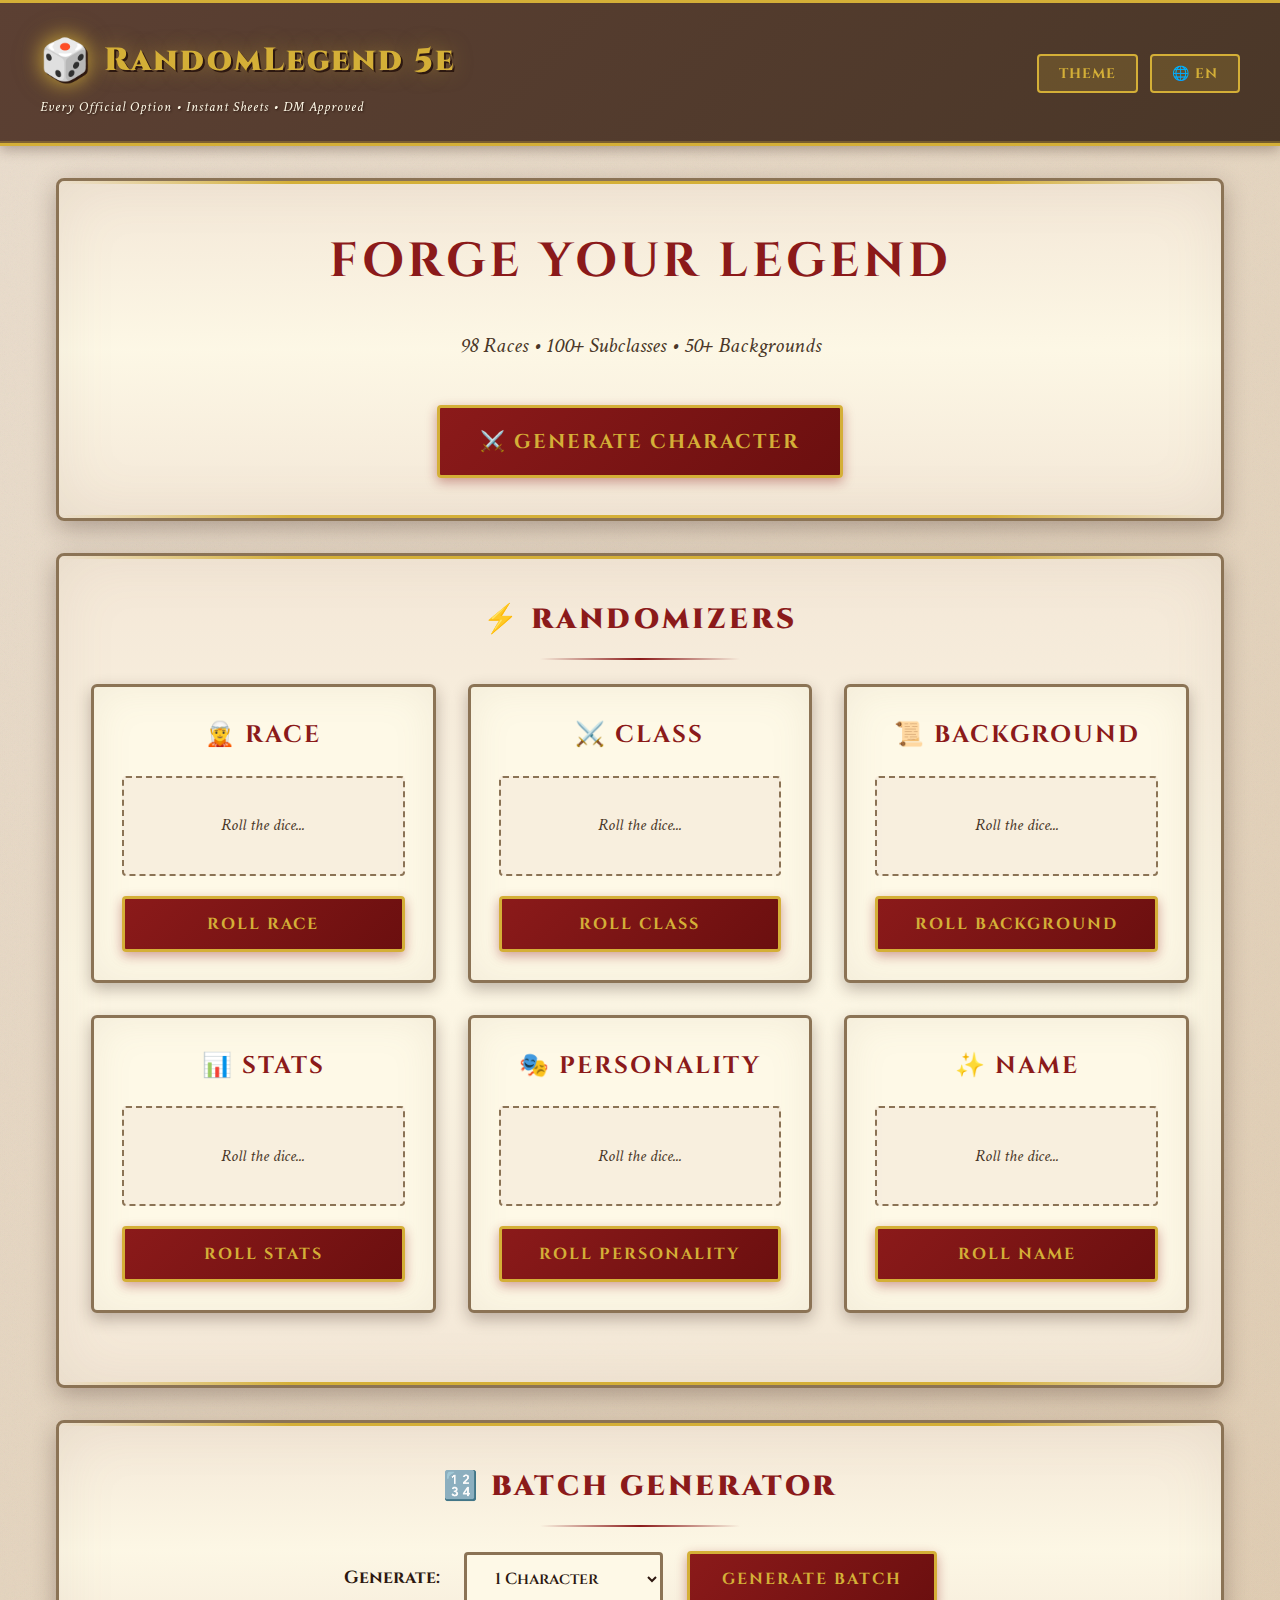
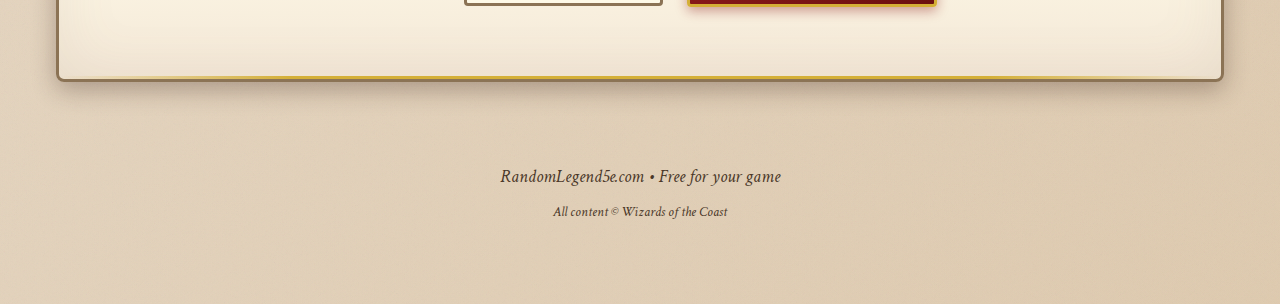
<file: index.html>
<!DOCTYPE html>
<html lang="en">
<head>
    <meta charset="UTF-8">
    <meta name="viewport" content="width=device-width, initial-scale=1.0, maximum-scale=1.0, user-scalable=no">
    
    <!-- iOS PWA Support -->
    <meta name="apple-mobile-web-app-capable" content="yes">
    <meta name="apple-mobile-web-app-status-bar-style" content="black-translucent">
    <meta name="apple-mobile-web-app-title" content="RandomLegend 5e">
    <link rel="apple-touch-icon" href="data:image/svg+xml,<svg xmlns='http://www.w3.org/2000/svg' viewBox='0 0 100 100'><rect fill='%232d1810' width='100' height='100'/><text y='75' x='50' text-anchor='middle' font-size='60' fill='%23d4af37'>🎲</text></svg>">
    
    <meta name="description" content="RandomLegend 5e - Ultimate D&D Character Generator with every official race, class, and background">
    <meta name="theme-color" content="#2d1810">
    <title>RandomLegend 5e - D&D Character Generator</title>
    <link rel="manifest" href="manifest.json">
    
    <!-- D&D Fantasy Theme -->
    <link rel="stylesheet" href="theme-dnd.css">
</head>
<body>
    <!-- HEADER -->
    <header class="header">
        <div class="header-content">
            <div>
                <div class="logo">
                    <span class="logo-dice">🎲</span>
                    <span>RandomLegend 5e</span>
                </div>
                <div class="tagline">Every Official Option • Instant Sheets • DM Approved</div>
            </div>
            <div class="header-controls">
                <button class="theme-toggle" onclick="toggleTheme()">Theme</button>
                <button class="lang-toggle" onclick="toggleLang()">🌐 EN</button>
            </div>
        </div>
    </header>

    <div class="container">
        <!-- HERO -->
        <section class="section text-center">
            <h1 style="font-family: var(--font-display); font-size: 3rem; margin-bottom: 1.5rem; color: var(--crimson); text-transform: uppercase; letter-spacing: 4px;">
                Forge Your Legend
            </h1>
            <p style="font-size: 1.4rem; color: var(--ink-brown); margin-bottom: 2.5rem; font-style: italic;">
                98 Races • 100+ Subclasses • 50+ Backgrounds
            </p>
            <button class="btn btn-primary btn-lg" onclick="generateFullCharacter()">
                ⚔️ Generate Character
            </button>
        </section>

        <!-- INDIVIDUAL RANDOMIZERS -->
        <section class="section">
            <h2 class="section-title">⚡ Randomizers</h2>
            <div class="randomizer-grid">
                <div class="randomizer-card">
                    <h3>🧝 Race</h3>
                    <div class="result" id="race-result">Roll the dice...</div>
                    <button class="btn btn-primary btn-block" onclick="randomizeRace()">Roll Race</button>
                </div>

                <div class="randomizer-card">
                    <h3>⚔️ Class</h3>
                    <div class="result" id="class-result">Roll the dice...</div>
                    <button class="btn btn-primary btn-block" onclick="randomizeClass()">Roll Class</button>
                </div>

                <div class="randomizer-card">
                    <h3>📜 Background</h3>
                    <div class="result" id="background-result">Roll the dice...</div>
                    <button class="btn btn-primary btn-block" onclick="randomizeBackground()">Roll Background</button>
                </div>

                <div class="randomizer-card">
                    <h3>📊 Stats</h3>
                    <div class="result" id="stats-result">Roll the dice...</div>
                    <button class="btn btn-primary btn-block" onclick="randomizeStats()">Roll Stats</button>
                </div>

                <div class="randomizer-card">
                    <h3>🎭 Personality</h3>
                    <div class="result" id="personality-result">Roll the dice...</div>
                    <button class="btn btn-primary btn-block" onclick="randomizePersonality()">Roll Personality</button>
                </div>

                <div class="randomizer-card">
                    <h3>✨ Name</h3>
                    <div class="result" id="name-result">Roll the dice...</div>
                    <button class="btn btn-primary btn-block" onclick="randomizeName()">Roll Name</button>
                </div>
            </div>
        </section>

        <!-- BATCH GENERATION -->
        <section class="section">
            <h2 class="section-title">🔢 Batch Generator</h2>
            <div style="display: flex; gap: 1.5rem; align-items: center; flex-wrap: wrap; justify-content: center;">
                <label style="font-family: var(--font-display); font-weight: 700; font-size: 1.1rem;">Generate:</label>
                <select id="batch-count" style="padding: 0.75rem 1.5rem; border-radius: 4px; background: var(--aged-paper); color: var(--ink-black); border: 3px solid var(--border-ornate); font-family: var(--font-display); font-weight: 600; font-size: 1rem;">
                    <option value="1">1 Character</option>
                    <option value="5">5 Characters</option>
                    <option value="10">10 Characters</option>
                    <option value="20">20 Characters</option>
                </select>
                <button class="btn btn-primary" onclick="generateBatch()">Generate Batch</button>
            </div>
            <div id="batch-results" class="mt-3"></div>
        </section>

        <!-- CHARACTER SHEET -->
        <section class="character-sheet" id="character-sheet">
            <div class="character-header">
                <h1 class="character-name" id="char-name">Thorin Ironforge</h1>
                <p class="character-subtitle" id="char-subtitle">Level 1 Hill Dwarf Fighter (Champion)</p>
            </div>

            <!-- ABILITY SCORES -->
            <div>
                <h3 style="font-family: var(--font-display); color: var(--crimson); margin-bottom: 1.5rem; text-align: center; text-transform: uppercase; letter-spacing: 2px;">Ability Scores</h3>
                <div class="stats-grid">
                    <div class="stat-box"><div class="stat-label">STR</div><div class="stat-value" id="stat-str">16</div><div class="stat-modifier" id="mod-str">+3</div></div>
                    <div class="stat-box"><div class="stat-label">DEX</div><div class="stat-value" id="stat-dex">14</div><div class="stat-modifier" id="mod-dex">+2</div></div>
                    <div class="stat-box"><div class="stat-label">CON</div><div class="stat-value" id="stat-con">15</div><div class="stat-modifier" id="mod-con">+2</div></div>
                    <div class="stat-box"><div class="stat-label">INT</div><div class="stat-value" id="stat-int">10</div><div class="stat-modifier" id="mod-int">+0</div></div>
                    <div class="stat-box"><div class="stat-label">WIS</div><div class="stat-value" id="stat-wis">12</div><div class="stat-modifier" id="mod-wis">+1</div></div>
                    <div class="stat-box"><div class="stat-label">CHA</div><div class="stat-value" id="stat-cha">8</div><div class="stat-modifier" id="mod-cha">-1</div></div>
                </div>
            </div>

            <!-- CORE INFO -->
            <div class="mt-3">
                <h3 style="font-family: var(--font-display); color: var(--crimson); margin-bottom: 1.5rem; text-align: center; text-transform: uppercase; letter-spacing: 2px;">Core Information</h3>
                <div class="info-grid">
                    <div class="info-item"><div class="info-label">HP</div><div class="info-value" id="char-hp">12</div></div>
                    <div class="info-item"><div class="info-label">AC</div><div class="info-value" id="char-ac">16</div></div>
                    <div class="info-item"><div class="info-label">Speed</div><div class="info-value" id="char-speed">25 ft</div></div>
                    <div class="info-item"><div class="info-label">Initiative</div><div class="info-value" id="char-initiative">+2</div></div>
                    <div class="info-item"><div class="info-label">Proficiency</div><div class="info-value">+2</div></div>
                    <div class="info-item"><div class="info-label">Hit Die</div><div class="info-value" id="char-hitdie">1d10</div></div>
                </div>
            </div>

            <!-- TRAITS & FEATURES -->
            <div class="mt-3">
                <h3 style="font-family: var(--font-display); color: var(--crimson); margin-bottom: 1.5rem; text-align: center; text-transform: uppercase; letter-spacing: 2px;">Racial Traits</h3>
                <ul class="trait-list" id="racial-traits"></ul>
            </div>

            <div class="mt-3">
                <h3 style="font-family: var(--font-display); color: var(--crimson); margin-bottom: 1.5rem; text-align: center; text-transform: uppercase; letter-spacing: 2px;">Class Features</h3>
                <ul class="trait-list" id="class-features"></ul>
            </div>

            <div class="mt-3">
                <h3 style="font-family: var(--font-display); color: var(--crimson); margin-bottom: 1.5rem; text-align: center; text-transform: uppercase; letter-spacing: 2px;">Proficiencies</h3>
                <div id="proficiencies-content"></div>
            </div>

            <div class="mt-3">
                <h3 style="font-family: var(--font-display); color: var(--crimson); margin-bottom: 1.5rem; text-align: center; text-transform: uppercase; letter-spacing: 2px;">Equipment</h3>
                <ul class="trait-list" id="equipment-list"></ul>
            </div>

            <div class="mt-3">
                <h3 style="font-family: var(--font-display); color: var(--crimson); margin-bottom: 1.5rem; text-align: center; text-transform: uppercase; letter-spacing: 2px;">Background</h3>
                <div id="background-content"></div>
            </div>

            <!-- EXPORT BUTTONS -->
            <div class="mt-3" style="display: flex; gap: 1rem; flex-wrap: wrap; justify-content: center;">
                <button class="btn btn-primary" onclick="exportJSON()">📥 JSON</button>
                <button class="btn btn-primary" onclick="exportPDF()">📄 PDF</button>
                <button class="btn btn-primary" onclick="shareCharacter()">🔗 Share</button>
                <button class="btn btn-secondary" onclick="saveToFavorites()">⭐ Favorite</button>
                <button class="btn btn-secondary" onclick="window.print()">🖨️ Print</button>
            </div>
        </section>

        <!-- FOOTER -->
        <footer style="text-align: center; padding: 3rem 2rem; color: var(--ink-brown); font-style: italic;">
            <p style="font-size: 1.1rem; margin-bottom: 0.5rem;">RandomLegend5e.com • Free for your game</p>
            <p style="font-size: 0.9rem;">All content © Wizards of the Coast</p>
        </footer>
    </div>

    <!-- DICE ANIMATION -->
    <div class="dice-roller" id="dice-roller">
        <div class="dice" id="dice-display">🎲</div>
    </div>

    <!-- LOAD FULL D&D DATA -->
    <script src="races-data.js"></script>
    <script src="classes-data.js"></script>
    <script src="backgrounds-data.js"></script>
    
    <!-- MAIN APP SCRIPT -->
    <script src="app.js"></script>
</body>
</html>
</file>
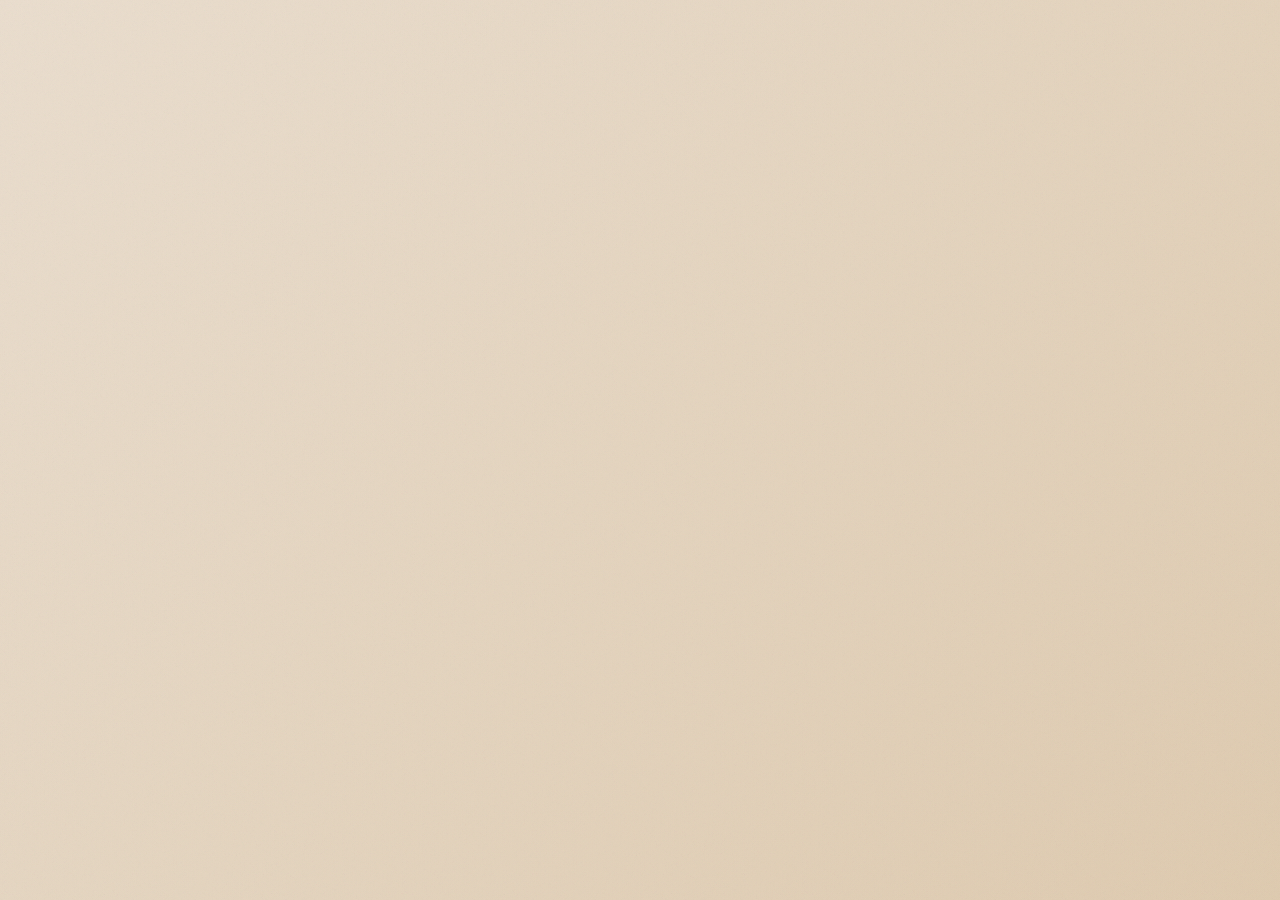
<file: index-v2.html>
<!DOCTYPE html>
<html lang="en">
<head>
    <meta charset="UTF-8">
    <meta name="viewport" content="width=device-width, initial-scale=1.0, maximum-scale=1.0, user-scalable=no">
    <meta name="apple-mobile-web-app-capable" content="yes">
    <meta name="apple-mobile-web-app-status-bar-style" content="black-translucent">
    <meta name="apple-mobile-web-app-title" content="RandomLegend">
    <meta name="description" content="RandomLegend 5e - Ultimate D&D Character Generator">
    <meta name="theme-color" content="#2d1810">
    <title>RandomLegend 5e - D&D Character Generator</title>
    <link rel="manifest" href="manifest.json">
    <link rel="apple-touch-icon" href="data:image/svg+xml,<svg xmlns='http://www.w3.org/2000/svg' viewBox='0 0 100 100'><text y='80' font-size='80'>🎲</text></svg>">
    
    <style>
        /* ===== FANTASY D&D THEME ===== */
        @import url('https://fonts.googleapis.com/css2?family=Cinzel:wght@400;600;700;900&family=Crimson+Text:ital,wght@0,400;0,600;0,700;1,400&display=swap');
        
        :root {
            /* D&D Color Palette */
            --parchment: #f4e8d8;
            --parchment-dark: #e8d4b8;
            --ink-black: #2d1810;
            --ink-brown: #4a3728;
            --gold: #d4af37;
            --gold-dark: #b8941f;
            --crimson: #8b1a1a;
            --deep-red: #6b0f0f;
            --leather: #5c4033;
            --aged-paper: #fef9e7;
            --shadow: rgba(45, 24, 16, 0.3);
            --border-ornate: #8b7355;
        }
        
        * {
            margin: 0;
            padding: 0;
            box-sizing: border-box;
        }
        
        body {
            font-family: 'Crimson Text', serif;
            background: 
                linear-gradient(rgba(45, 24, 16, 0.05), rgba(45, 24, 16, 0.05)),
                url('data:image/svg+xml,<svg xmlns="http://www.w3.org/2000/svg" width="400" height="400"><filter id="n"><feTurbulence baseFrequency="0.9" numOctaves="3"/></filter><rect width="400" height="400" filter="url(%23n)" opacity="0.05"/></svg>'),
                linear-gradient(135deg, var(--parchment) 0%, var(--parchment-dark) 100%);
            color: var(--ink-black);
            line-height: 1.7;
            overflow-x: hidden;
            min-height: 100vh;
        }
        
        /* ===== MEDIEVAL HEADER ===== */
        .header {
            background: linear-gradient(135deg, var(--leather) 0%, var(--ink-brown) 100%);
            padding: 1.5rem 1rem;
            box-shadow: 
                0 4px 12px var(--shadow),
                inset 0 -2px 0 rgba(212, 175, 55, 0.3);
            position: sticky;
            top: 0;
            z-index: 1000;
            border-top: 3px solid var(--gold);
            border-bottom: 3px solid var(--gold);
        }
        
        .header-content {
            max-width: 1200px;
            margin: 0 auto;
            display: flex;
            justify-content: space-between;
            align-items: center;
            flex-wrap: wrap;
            gap: 1rem;
        }
        
        .logo {
            font-family: 'Cinzel', serif;
            font-size: 2rem;
            font-weight: 900;
            color: var(--gold);
            text-shadow: 
                2px 2px 0 var(--ink-black),
                0 0 20px rgba(212, 175, 55, 0.5);
            letter-spacing: 2px;
            display: flex;
            align-items: center;
            gap: 0.75rem;
        }
        
        .logo-dice {
            font-size: 2.5rem;
            filter: drop-shadow(0 0 10px rgba(212, 175, 55, 0.6));
            animation: gentleFloat 3s ease-in-out infinite;
        }
        
        @keyframes gentleFloat {
            0%, 100% { transform: translateY(0); }
            50% { transform: translateY(-8px); }
        }
        
        .tagline {
            font-family: 'Crimson Text', serif;
            color: var(--aged-paper);
            font-size: 0.9rem;
            font-style: italic;
            text-shadow: 1px 1px 2px var(--ink-black);
            letter-spacing: 1px;
        }
        
        .header-controls {
            display: flex;
            gap: 0.75rem;
        }
        
        .theme-toggle, .lang-toggle {
            background: rgba(212, 175, 55, 0.2);
            border: 2px solid var(--gold);
            color: var(--gold);
            padding: 0.5rem 1.25rem;
            border-radius: 4px;
            cursor: pointer;
            font-family: 'Cinzel', serif;
            font-size: 0.875rem;
            font-weight: 700;
            transition: all 0.3s ease;
            text-transform: uppercase;
            letter-spacing: 1px;
        }
        
        .theme-toggle:hover, .lang-toggle:hover {
            background: var(--gold);
            color: var(--ink-black);
            transform: translateY(-2px);
            box-shadow: 0 4px 12px rgba(212, 175, 55, 0.4);
        }
        
        /* ===== PARCHMENT CONTAINER ===== */
        .container {
            max-width: 1200px;
            margin: 0 auto;
            padding: 2rem 1rem;
        }
        
        /* ===== SCROLL/PARCHMENT SECTIONS ===== */
        .section {
            background: 
                linear-gradient(to bottom, 
                    rgba(244, 232, 216, 0.95) 0%,
                    rgba(254, 249, 231, 0.95) 50%,
                    rgba(244, 232, 216, 0.95) 100%
                );
            border-radius: 8px;
            padding: 2.5rem 2rem;
            margin-bottom: 2rem;
            box-shadow: 
                0 8px 24px var(--shadow),
                inset 0 0 60px rgba(139, 115, 85, 0.1);
            border: 3px solid var(--border-ornate);
            position: relative;
        }
        
        .section::before,
        .section::after {
            content: '';
            position: absolute;
            width: 100%;
            height: 3px;
            left: 0;
            background: linear-gradient(90deg, 
                transparent, 
                var(--gold) 20%, 
                var(--gold) 80%, 
                transparent
            );
        }
        
        .section::before { top: 0; }
        .section::after { bottom: 0; }
        
        .section-title {
            font-family: 'Cinzel', serif;
            font-size: 1.75rem;
            font-weight: 900;
            margin-bottom: 1.5rem;
            color: var(--crimson);
            text-align: center;
            text-transform: uppercase;
            letter-spacing: 3px;
            position: relative;
            padding-bottom: 1rem;
        }
        
        .section-title::after {
            content: '';
            position: absolute;
            bottom: 0;
            left: 50%;
            transform: translateX(-50%);
            width: 200px;
            height: 2px;
            background: linear-gradient(90deg, transparent, var(--crimson), transparent);
        }
        
        /* ===== ORNATE BUTTONS ===== */
        .btn {
            padding: 0.875rem 2rem;
            border: 3px solid var(--gold);
            border-radius: 4px;
            font-family: 'Cinzel', serif;
            font-weight: 700;
            font-size: 1rem;
            cursor: pointer;
            transition: all 0.3s ease;
            display: inline-flex;
            align-items: center;
            justify-content: center;
            gap: 0.5rem;
            text-decoration: none;
            text-transform: uppercase;
            letter-spacing: 2px;
            position: relative;
            overflow: hidden;
        }
        
        .btn::before {
            content: '';
            position: absolute;
            top: 50%;
            left: 50%;
            width: 0;
            height: 0;
            border-radius: 50%;
            background: rgba(255, 255, 255, 0.2);
            transform: translate(-50%, -50%);
            transition: width 0.6s, height 0.6s;
        }
        
        .btn:hover::before {
            width: 300px;
            height: 300px;
        }
        
        .btn-primary {
            background: linear-gradient(135deg, var(--crimson), var(--deep-red));
            color: var(--gold);
            box-shadow: 0 4px 12px rgba(139, 26, 26, 0.4);
        }
        
        .btn-primary:hover {
            transform: translateY(-3px);
            box-shadow: 0 8px 24px rgba(139, 26, 26, 0.6);
        }
        
        .btn-secondary {
            background: linear-gradient(135deg, var(--leather), var(--ink-brown));
            color: var(--gold);
        }
        
        .btn-lg {
            padding: 1.25rem 2.5rem;
            font-size: 1.25rem;
        }
        
        .btn-block {
            width: 100%;
        }
        
        /* ===== RANDOMIZER CARDS (SCROLL STYLE) ===== */
        .randomizer-grid {
            display: grid;
            grid-template-columns: repeat(auto-fit, minmax(300px, 1fr));
            gap: 2rem;
            margin-bottom: 2rem;
        }
        
        .randomizer-card {
            background:
</file>
<file: theme-dnd.css>
/* ==============================================
   RANDOMLEGEND 5E - D&D FANTASY THEME
   Complete D&D-themed styling
   ============================================== */

@import url('https://fonts.googleapis.com/css2?family=Cinzel:wght@400;600;700;900&family=Crimson+Text:ital,wght@0,400;0,600;0,700;1,400&display=swap');

:root {
    /* D&D Color Palette */
    --parchment: #f4e8d8;
    --parchment-dark: #e8d4b8;
    --ink-black: #2d1810;
    --ink-brown: #4a3728;
    --gold: #d4af37;
    --gold-dark: #b8941f;
    --crimson: #8b1a1a;
    --deep-red: #6b0f0f;
    --leather: #5c4033;
    --aged-paper: #fef9e7;
    --shadow: rgba(45, 24, 16, 0.3);
    --border-ornate: #8b7355;
    
    /* Typography */
    --font-display: 'Cinzel', serif;
    --font-body: 'Crimson Text', serif;
}

* {
    margin: 0;
    padding: 0;
    box-sizing: border-box;
}

body {
    font-family: var(--font-body);
    background: 
        linear-gradient(rgba(45, 24, 16, 0.05), rgba(45, 24, 16, 0.05)),
        url('data:image/svg+xml,<svg xmlns="http://www.w3.org/2000/svg" width="400" height="400"><filter id="n"><feTurbulence baseFrequency="0.9" numOctaves="3"/></filter><rect width="400" height="400" filter="url(%23n)" opacity="0.05"/></svg>'),
        linear-gradient(135deg, var(--parchment) 0%, var(--parchment-dark) 100%);
    color: var(--ink-black);
    line-height: 1.7;
    overflow-x: hidden;
    min-height: 100vh;
}

/* ===== MEDIEVAL HEADER ===== */
.header {
    background: linear-gradient(135deg, var(--leather) 0%, var(--ink-brown) 100%);
    padding: 1.5rem 1rem;
    box-shadow: 
        0 4px 12px var(--shadow),
        inset 0 -2px 0 rgba(212, 175, 55, 0.3);
    position: sticky;
    top: 0;
    z-index: 1000;
    border-top: 3px solid var(--gold);
    border-bottom: 3px solid var(--gold);
}

.header-content {
    max-width: 1200px;
    margin: 0 auto;
    display: flex;
    justify-content: space-between;
    align-items: center;
    flex-wrap: wrap;
    gap: 1rem;
}

.logo {
    font-family: var(--font-display);
    font-size: 2rem;
    font-weight: 900;
    color: var(--gold);
    text-shadow: 
        2px 2px 0 var(--ink-black),
        0 0 20px rgba(212, 175, 55, 0.5);
    letter-spacing: 2px;
    display: flex;
    align-items: center;
    gap: 0.75rem;
}

.logo-dice {
    font-size: 2.5rem;
    filter: drop-shadow(0 0 10px rgba(212, 175, 55, 0.6));
    animation: gentleFloat 3s ease-in-out infinite;
}

@keyframes gentleFloat {
    0%, 100% { transform: translateY(0); }
    50% { transform: translateY(-8px); }
}

.tagline {
    font-family: var(--font-body);
    color: var(--aged-paper);
    font-size: 0.9rem;
    font-style: italic;
    text-shadow: 1px 1px 2px var(--ink-black);
    letter-spacing: 1px;
}

.header-controls {
    display: flex;
    gap: 0.75rem;
}

.theme-toggle, .lang-toggle {
    background: rgba(212, 175, 55, 0.2);
    border: 2px solid var(--gold);
    color: var(--gold);
    padding: 0.5rem 1.25rem;
    border-radius: 4px;
    cursor: pointer;
    font-family: var(--font-display);
    font-size: 0.875rem;
    font-weight: 700;
    transition: all 0.3s ease;
    text-transform: uppercase;
    letter-spacing: 1px;
}

.theme-toggle:hover, .lang-toggle:hover {
    background: var(--gold);
    color: var(--ink-black);
    transform: translateY(-2px);
    box-shadow: 0 4px 12px rgba(212, 175, 55, 0.4);
}

/* ===== CONTAINER ===== */
.container {
    max-width: 1200px;
    margin: 0 auto;
    padding: 2rem 1rem;
}

/* ===== PARCHMENT SECTIONS ===== */
.section {
    background: 
        linear-gradient(to bottom, 
            rgba(244, 232, 216, 0.95) 0%,
            rgba(254, 249, 231, 0.95) 50%,
            rgba(244, 232, 216, 0.95) 100%
        );
    border-radius: 8px;
    padding: 2.5rem 2rem;
    margin-bottom: 2rem;
    box-shadow: 
        0 8px 24px var(--shadow),
        inset 0 0 60px rgba(139, 115, 85, 0.1);
    border: 3px solid var(--border-ornate);
    position: relative;
}

.section::before,
.section::after {
    content: '';
    position: absolute;
    width: 100%;
    height: 3px;
    left: 0;
    background: linear-gradient(90deg, 
        transparent, 
        var(--gold) 20%, 
        var(--gold) 80%, 
        transparent
    );
}

.section::before { top: 0; }
.section::after { bottom: 0; }

.section-title {
    font-family: var(--font-display);
    font-size: 1.75rem;
    font-weight: 900;
    margin-bottom: 1.5rem;
    color: var(--crimson);
    text-align: center;
    text-transform: uppercase;
    letter-spacing: 3px;
    position: relative;
    padding-bottom: 1rem;
}

.section-title::after {
    content: '';
    position: absolute;
    bottom: 0;
    left: 50%;
    transform: translateX(-50%);
    width: 200px;
    height: 2px;
    background: linear-gradient(90deg, transparent, var(--crimson), transparent);
}

/* ===== ORNATE BUTTONS ===== */
.btn {
    padding: 0.875rem 2rem;
    border: 3px solid var(--gold);
    border-radius: 4px;
    font-family: var(--font-display);
    font-weight: 700;
    font-size: 1rem;
    cursor: pointer;
    transition: all 0.3s ease;
    display: inline-flex;
    align-items: center;
    justify-content: center;
    gap: 0.5rem;
    text-decoration: none;
    text-transform: uppercase;
    letter-spacing: 2px;
    position: relative;
    overflow: hidden;
}

.btn::before {
    content: '';
    position: absolute;
    top: 50%;
    left: 50%;
    width: 0;
    height: 0;
    border-radius: 50%;
    background: rgba(255, 255, 255, 0.2);
    transform: translate(-50%, -50%);
    transition: width 0.6s, height 0.6s;
}

.btn:hover::before {
    width: 300px;
    height: 300px;
}

.btn-primary {
    background: linear-gradient(135deg, var(--crimson), var(--deep-red));
    color: var(--gold);
    box-shadow: 0 4px 12px rgba(139, 26, 26, 0.4);
}

.btn-primary:hover {
    transform: translateY(-3px);
    box-shadow: 0 8px 24px rgba(139, 26, 26, 0.6);
}

.btn-secondary {
    background: linear-gradient(135deg, var(--leather), var(--ink-brown));
    color: var(--gold);
}

.btn-lg {
    padding: 1.25rem 2.5rem;
    font-size: 1.25rem;
}

.btn-block {
    width: 100%;
}

/* ===== SCROLL-STYLE RANDOMIZER CARDS ===== */
.randomizer-grid {
    display: grid;
    grid-template-columns: repeat(auto-fit, minmax(300px, 1fr));
    gap: 2rem;
    margin-bottom: 2rem;
}

.randomizer-card {
    background: var(--aged-paper);
    padding: 1.75rem;
    border-radius: 6px;
    border: 3px solid var(--border-ornate);
    box-shadow: 
        0 6px 16px var(--shadow),
        inset 0 0 40px rgba(139, 115, 85, 0.1);
    transition: all 0.3s ease;
    position: relative;
}

.randomizer-card::before {
    content: '';
    position: absolute;
    top: -3px;
    left: -3px;
    right: -3px;
    bottom: -3px;
    border-radius: 6px;
    background: linear-gradient(135deg, var(--gold) 0%, transparent 50%, var(--gold) 100%);
    z-index: -1;
    opacity: 0;
    transition: opacity 0.3s ease;
}

.randomizer-card:hover::before {
    opacity: 0.5;
}

.randomizer-card:hover {
    transform: translateY(-6px);
    box-shadow: 0 12px 32px var(--shadow);
}

.randomizer-card h3 {
    font-family: var(--font-display);
    font-size: 1.5rem;
    margin-bottom: 1.25rem;
    color: var(--crimson);
    text-align: center;
    text-transform: uppercase;
    letter-spacing: 2px;
}

.randomizer-card .result {
    background: rgba(244, 232, 216, 0.6);
    padding: 1.5rem;
    border-radius: 4px;
    margin: 1.25rem 0;
    min-height: 100px;
    font-size: 1.05rem;
    color: var(--ink-brown);
    border: 2px dashed var(--border-ornate);
    font-style: italic;
    display: flex;
    align-items: center;
    justify-content: center;
    text-align: center;
}

.randomizer-card .result.filled {
    color: var(--ink-black);
    font-weight: 600;
    font-style: normal;
    border-style: solid;
}

/* ===== CHARACTER SHEET (PARCHMENT STYLE) ===== */
.character-sheet {
    background: var(--aged-paper);
    border: 4px solid var(--border-ornate);
    border-radius: 8px;
    padding: 3rem 2.5rem;
    display: none;
    box-shadow: 
        0 12px 40px var(--shadow),
        inset 0 0 80px rgba(139, 115, 85, 0.1);
}

.character-sheet.active {
    display: block;
}

.character-header {
    text-align: center;
    padding-bottom: 2rem;
    border-bottom: 3px solid var(--gold);
    margin-bottom: 2rem;
}

.character-name {
    font-family: var(--font-display);
    font-size: 2.5rem;
    font-weight: 900;
    color: var(--crimson);
    margin-bottom: 0.5rem;
    text-transform: uppercase;
    letter-spacing: 4px;
}

.character-subtitle {
    color: var(--ink-brown);
    font-size: 1.3rem;
    font-style: italic;
}

/* ===== ABILITY SCORES ===== */
.stats-grid {
    display: grid;
    grid-template-columns: repeat(6, 1fr);
    gap: 1.25rem;
    margin: 2rem 0;
}

.stat-box {
    background: linear-gradient(135deg, var(--parchment) 0%, var(--aged-paper) 100%);
    padding: 1.25rem;
    border-radius: 6px;
    text-align: center;
    border: 3px solid var(--gold);
    box-shadow: 0 4px 12px var(--shadow);
    position: relative;
}

.stat-box::before {
    content: '';
    position: absolute;
    top: 0;
    left: 0;
    right: 0;
    bottom: 0;
    border-radius: 4px;
    background: linear-gradient(135deg, transparent, rgba(212, 175, 55, 0.1));
}

.stat-label {
    font-family: var(--font-display);
    font-size: 0.85rem;
    font-weight: 700;
    text-transform: uppercase;
    color: var(--ink-brown);
    margin-bottom: 0.5rem;
    letter-spacing: 2px;
}

.stat-value {
    font-family: var(--font-display);
    font-size: 2rem;
    font-weight: 900;
    color: var(--crimson);
}

.stat-modifier {
    font-size: 1.1rem;
    color: var(--ink-brown);
    font-weight: 600;
}

/* ===== INFO SECTIONS ===== */
.info-grid {
    display: grid;
    grid-template-columns: repeat(auto-fit, minmax(200px, 1fr));
    gap: 1.25rem;
    margin: 2rem 0;
}

.info-item {
    background: rgba(244, 232, 216, 0.6);
    padding: 1.25rem;
    border-radius: 6px;
    border: 2px solid var(--border-ornate);
}

.info-label {
    font-family: var(--font-display);
    font-size: 0.95rem;
    font-weight: 700;
    color: var(--ink-brown);
    margin-bottom: 0.5rem;
    text-transform: uppercase;
    letter-spacing: 1px;
}

.info-value {
    font-size: 1.3rem;
    font-weight: 700;
    color: var(--ink-black);
}

/* ===== TRAIT LISTS ===== */
.trait-list {
    list-style: none;
    padding: 0;
}

.trait-list li {
    padding: 1rem;
    margin-bottom: 0.75rem;
    background: rgba(244, 232, 216, 0.6);
    border-radius: 4px;
    border-left: 4px solid var(--crimson);
    font-size: 1.05rem;
}

/* ===== DICE ANIMATION ===== */
.dice-roller {
    position: fixed;
    top: 50%;
    left: 50%;
    transform: translate(-50%, -50%);
    z-index: 9999;
    pointer-events: none;
    opacity: 0;
    transition: opacity 0.3s ease;
}

.dice-roller.active {
    opacity: 1;
}

.dice {
    width: 100px;
    height: 100px;
    background: linear-gradient(135deg, var(--crimson), var(--deep-red));
    border-radius: 12px;
    display: flex;
    align-items: center;
    justify-content: center;
    font-size: 3rem;
    border: 4px solid var(--gold);
    box-shadow: 
        0 12px 40px rgba(139, 26, 26, 0.6),
        inset 0 0 20px rgba(212, 175, 55, 0.3);
    animation: rollDice 0.6s cubic-bezier(0.68, -0.55, 0.265, 1.55);
}

@keyframes rollDice {
    0%, 100% { transform: rotate(0deg) scale(1); }
    25% { transform: rotate(90deg) scale(1.3); }
    50% { transform: rotate(180deg) scale(0.8); }
    75% { transform: rotate(270deg) scale(1.3); }
}

/* ===== RESPONSIVE ===== */
@media (max-width: 768px) {
    .stats-grid {
        grid-template-columns: repeat(3, 1fr);
    }
    
    .randomizer-grid {
        grid-template-columns: 1fr;
    }
    
    .logo {
        font-size: 1.5rem;
    }
}

/* ===== PRINT STYLES ===== */
@media print {
    body {
        background: white;
    }
    
    .header, .section:not(.character-sheet), .btn {
        display: none;
    }
    
    .character-sheet {
        display: block !important;
        border: 3px solid black;
    }
}

/* ===== UTILITIES ===== */
.hidden { display: none; }
.text-center { text-align: center; }
.mt-3 { margin-top: 2rem; }
.mb-3 { margin-bottom: 2rem; }

.badge {
    display: inline-block;
    padding: 0.35rem 1rem;
    border-radius: 20px;
    font-family: var(--font-display);
    font-size: 0.85rem;
    font-weight: 700;
    background: var(--crimson);
    color: var(--gold);
    text-transform: uppercase;
    letter-spacing: 1px;
}
</file>
